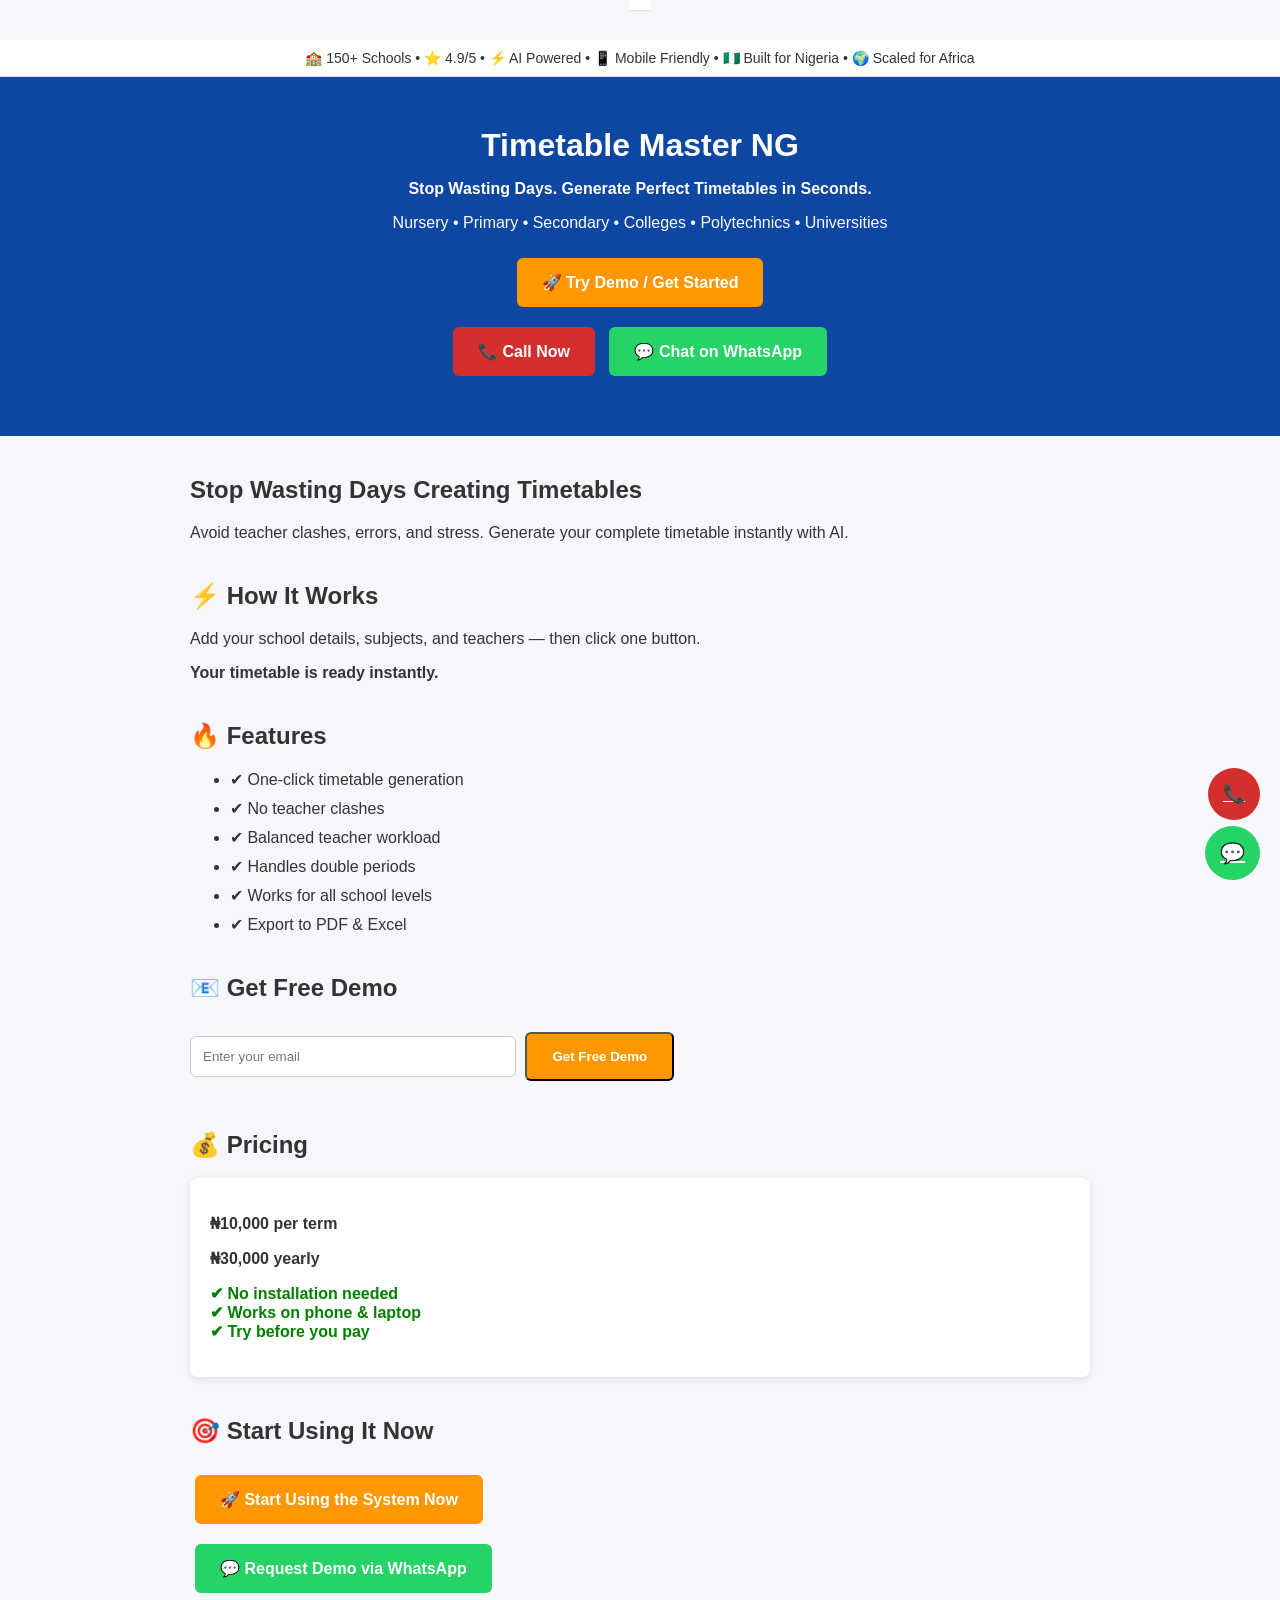
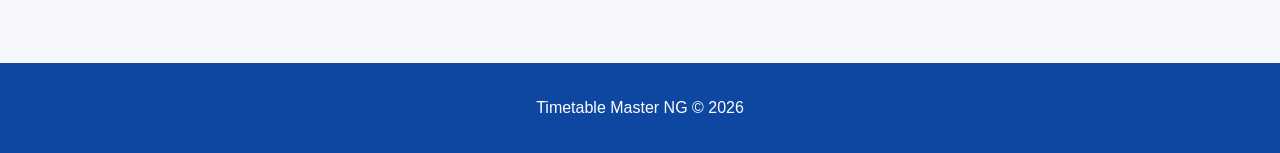
<file: index.html>
<!DOCTYPE html>
<html lang="en">
<head>
<meta charset="UTF-8">
<meta name="viewport" content="width=device-width, initial-scale=1.0">
<title>Timetable Master NG</title>

<style>
body {
  margin: 0;
  padding-top: 40px; /* space for translator */
  font-family: Arial, sans-serif;
  background: #f5f7fa;
  color: #333;
}

/* HEADER */
header {
  background: #0d47a1;
  color: white;
  padding: 50px 20px;
  text-align: center;
}

/* TRUST BAR FIXED */
.trust-bar {
  background: white;
  padding: 10px;
  text-align: center;
  font-size: 14px;
  border-bottom: 1px solid #ddd;
  }

@media (max-width: 600px) {
  .trust-bar {
    margin-top: 80px;
  }
}

/* GOOGLE TRANSLATE - FIXED TOP CENTER */
#google_translate_element {
  position: fixed;
  top: 0;
  left: 50%;
  transform: translateX(-50%);
  background: white;
  padding: 5px 10px;
  z-index: 1000;
  border-bottom: 1px solid #ddd;
}

/* GENERAL */
.container {
  padding: 20px;
  max-width: 900px;
  margin: auto;
}

.section {
  margin-bottom: 40px;
}

h1 {
  margin: 0;
  font-size: 32px;
}

/* BUTTONS */
.btn {
  display: inline-block;
  padding: 15px 25px;
  margin: 10px 5px;
  text-decoration: none;
  color: white;
  border-radius: 6px;
  font-weight: bold;
}

.call-btn { background: #d32f2f; }
.whatsapp-btn { background: #25D366; }
.main-btn { background: #ff9800; }

/* FEATURES */
.features li {
  margin: 10px 0;
}

/* PRICE BOX */
.price-box {
  background: white;
  padding: 20px;
  border-radius: 8px;
  box-shadow: 0 2px 8px rgba(0,0,0,0.1);
}

.trust {
  color: green;
  font-weight: bold;
  margin-top: 10px;
}

/* FLOATING BUTTONS */
.float-whatsapp {
  position: fixed;
  bottom: 20px;
  right: 20px;
  background: #25D366;
  color: white;
  padding: 15px;
  border-radius: 50%;
  font-size: 20px;
  z-index: 1000;
}

.float-call {
  position: fixed;
  bottom: 80px;
  right: 20px;
  background: #d32f2f;
  color: white;
  padding: 15px;
  border-radius: 50%;
  font-size: 18px;
  z-index: 1000;
}

/* EMAIL FORM */
input {
  padding: 12px;
  width: 60%;
  max-width: 300px;
  border-radius: 6px;
  border: 1px solid #ccc;
}

/* FOOTER */
footer {
  background: #0d47a1;
  color: white;
  text-align: center;
  padding: 20px;
}
</style>
</head>

<body>

<!-- GOOGLE TRANSLATE -->
<div id="google_translate_element"></div>

<!-- TRUST BAR -->
<div class="trust-bar">
  🏫 150+ Schools • ⭐ 4.9/5 • ⚡ AI Powered • 📱 Mobile Friendly • 🇳🇬 Built for Nigeria • 🌍 Scaled for Africa
</div>

<header>
  <h1>Timetable Master NG</h1>

  <p><strong>Stop Wasting Days. Generate Perfect Timetables in Seconds.</strong></p>

  <p>Nursery • Primary • Secondary • Colleges • Polytechnics • Universities</p>

  <a href="login.html" class="btn main-btn">
    🚀 Try Demo / Get Started
  </a>

  <br>

  <a href="tel:+2347017325115" class="btn call-btn">📞 Call Now</a>
  <a href="https://wa.me/2347017325115" class="btn whatsapp-btn">💬 Chat on WhatsApp</a>
</header>

<div class="container">

  <div class="section">
    <h2>Stop Wasting Days Creating Timetables</h2>
    <p>
      Avoid teacher clashes, errors, and stress. Generate your complete timetable instantly with AI.
    </p>
  </div>

  <div class="section">
    <h2>⚡ How It Works</h2>
    <p>Add your school details, subjects, and teachers — then click one button.</p>
    <p><strong>Your timetable is ready instantly.</strong></p>
  </div>

  <div class="section">
    <h2>🔥 Features</h2>
    <ul class="features">
      <li>✔ One-click timetable generation</li>
      <li>✔ No teacher clashes</li>
      <li>✔ Balanced teacher workload</li>
      <li>✔ Handles double periods</li>
      <li>✔ Works for all school levels</li>
      <li>✔ Export to PDF & Excel</li>
    </ul>
  </div>

  <!-- EMAIL CAPTURE -->
  <div class="section">
    <h2>📧 Get Free Demo</h2>
    <form>
      <input type="email" placeholder="Enter your email" required>
      <button class="btn main-btn">Get Free Demo</button>
    </form>
  </div>

  <div class="section">
    <h2>💰 Pricing</h2>
    <div class="price-box">
      <p><strong class="currency">₦10,000 per term</strong></p>
      <p><strong class="currency">₦30,000 yearly</strong></p>

      <p class="trust">
        ✔ No installation needed <br>
        ✔ Works on phone & laptop <br>
        ✔ Try before you pay
      </p>
    </div>
  </div>

  <div class="section">
    <h2>🎯 Start Using It Now</h2>

    <a href="login.html" class="btn main-btn">
      🚀 Start Using the System Now
    </a>

    <br>

    <a href="https://wa.me/2347017325115?text=I%20want%20a%20demo" class="btn whatsapp-btn">
      💬 Request Demo via WhatsApp
    </a>
  </div>

</div>

<footer>
  <p>Timetable Master NG © 2026</p>
</footer>

<!-- FLOATING BUTTONS -->
<a href="https://wa.me/2347017325115" class="float-whatsapp">💬</a>
<a href="tel:+2347017325115" class="float-call">📞</a>

<!-- GOOGLE TRANSLATE SCRIPT -->
<script>
function googleTranslateElementInit() {
  new google.translate.TranslateElement({
    pageLanguage: 'en',
    includedLanguages: 'en,fr,ha,yo,ig,sw'
  }, 'google_translate_element');
}
</script>
<script src="//translate.google.com/translate_a/element.js?cb=googleTranslateElementInit"></script>

<!-- CURRENCY DETECTION -->
<script>
async function detectCurrency() {
  try {
    const res = await fetch("https://ipapi.co/json/");
    const data = await res.json();

    const map = {
      NG: "₦",
      US: "$",
      GH: "₵",
      KE: "KSh",
      ZA: "R"
    };

    const symbol = map[data.country_code] || "$";

    document.querySelectorAll(".currency").forEach(el => {
      el.innerText = el.innerText.replace("₦", symbol);
    });

  } catch (e) {}
}
detectCurrency();
</script>

</body>
</html>
</file>
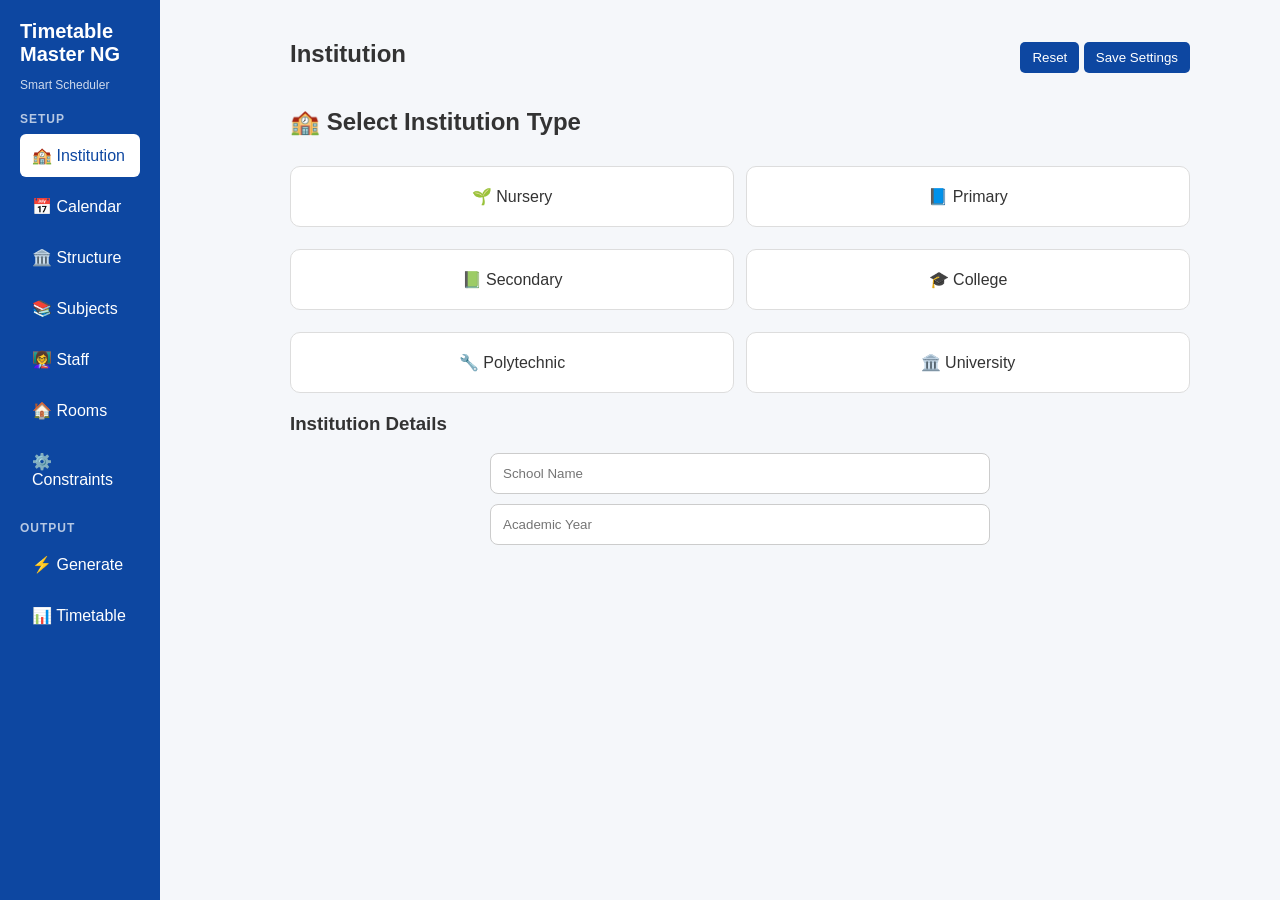
<file: dashboard.html>
<!DOCTYPE html>
<html lang="en">
<head>
<meta charset="UTF-8">
<meta name="viewport" content="width=device-width, initial-scale=1.0">
<title>Timetable Master NG Dashboard</title>

<link rel="stylesheet" href="assets/css/dashboard.css">
</head>

<body>

<div class="app">

  <!-- SIDEBAR -->
  <div class="sidebar">

    <div class="logo">
      <h2>Timetable Master NG</h2>
      <p>Smart Scheduler</p>
    </div>

    <div class="nav-section">SETUP</div>

    <div class="nav-item active" onclick="nav('institution', this)">🏫 Institution</div>
    <div class="nav-item" onclick="nav('calendar', this)">📅 Calendar</div>
    <div class="nav-item" onclick="nav('structure', this)">🏛️ Structure</div>
    <div class="nav-item" onclick="nav('subjects', this)">📚 Subjects</div>
    <div class="nav-item" onclick="nav('staff', this)">👩‍🏫 Staff</div>
    <div class="nav-item" onclick="nav('rooms', this)">🏠 Rooms</div>
    <div class="nav-item" onclick="nav('constraints', this)">⚙️ Constraints</div>

    <div class="nav-section">OUTPUT</div>

    <div class="nav-item" onclick="nav('generate', this)">⚡ Generate</div>
    <div class="nav-item" onclick="nav('timetable', this)">📊 Timetable</div>

  </div>

  <!-- MAIN -->
  <div class="main">

    <!-- TOPBAR -->
    <div class="topbar">
      <h2 id="page-title">Institution</h2>

      <div>
        <button onclick="resetAll()">Reset</button>
        <button onclick="saveSettings()">Save Settings</button>
      </div>
    </div>

    <!-- CONTENT -->
    <div class="content">

      <!-- ===================== -->
      <!-- INSTITUTION -->
      <!-- ===================== -->
      <div class="page active" id="page-institution">

        <h2>🏫 Select Institution Type</h2>

        <div class="inst-grid">

          <div class="card" onclick="setInstitution('Nursery')">🌱 Nursery</div>
          <div class="card" onclick="setInstitution('Primary')">📘 Primary</div>
          <div class="card" onclick="setInstitution('Secondary')">📗 Secondary</div>
          <div class="card" onclick="setInstitution('College')">🎓 College</div>
          <div class="card" onclick="setInstitution('Polytechnic')">🔧 Polytechnic</div>
          <div class="card" onclick="setInstitution('University')">🏛️ University</div>

        </div>

        <h3 style="margin-top:20px;">Institution Details</h3>

        <input type="text" placeholder="School Name">
        <input type="text" placeholder="Academic Year">

      </div>

      <!-- ===================== -->
      <!-- CALENDAR -->
      <!-- ===================== -->
      <div class="page" id="page-calendar">

        <h2>📅 Calendar & Time Setup</h2>

        <div class="card">

          <label>Start Time</label>
          <input type="time" id="start-time" onchange="saveCalendar()">

          <label>End Time</label>
          <input type="time" id="end-time" onchange="saveCalendar()">

          <label>Period Duration (minutes)</label>
          <input type="number" id="period-duration" placeholder="e.g 40" onchange="saveCalendar()">

          <label>Break Duration (minutes)</label>
          <input type="number" id="break-duration" placeholder="e.g 20" onchange="saveCalendar()">

          <label>Days of Operation</label>

          <div class="days-group">

            <label class="day-item">
              <input type="checkbox" value="Monday" onchange="saveCalendar()">
              <span>Monday</span>
            </label>

            <label class="day-item">
              <input type="checkbox" value="Tuesday" onchange="saveCalendar()">
              <span>Tuesday</span>
            </label>

            <label class="day-item">
              <input type="checkbox" value="Wednesday" onchange="saveCalendar()">
              <span>Wednesday</span>
            </label>

            <label class="day-item">
              <input type="checkbox" value="Thursday" onchange="saveCalendar()">
              <span>Thursday</span>
            </label>

            <label class="day-item">
              <input type="checkbox" value="Friday" onchange="saveCalendar()">
              <span>Friday</span>
            </label>

          </div>

        </div>

      </div>

      <!-- ===================== -->
      <!-- STRUCTURE -->
      <!-- ===================== -->
      <div class="page" id="page-structure">

        <h2>🏛️ Academic Structure</h2>

        <div class="card">
          <h3 id="inst-type-display"></h3>
          <div id="structure-form"></div>
        </div>

        <div id="class-list" style="margin-top:15px;"></div>

      </div>

      <!-- ===================== -->
      <!-- SUBJECTS -->
      <!-- ===================== -->
      <div class="page" id="page-subjects">

        <h2>Subjects</h2>

        <div id="subj-list"></div>

        <input type="text" id="new-subj" placeholder="Subject">
        <input type="number" id="new-subj-periods" placeholder="Periods">
        <button onclick="addSubject()">Add Subject</button>

      </div>

      <!-- ===================== -->
      <!-- STAFF -->
      <!-- ===================== -->
      <div class="page" id="page-staff">

        <h2>Staff</h2>

        <div id="staff-list"></div>

        <input type="text" id="new-staff" placeholder="Teacher Name">
        <button onclick="addStaff()">Add Staff</button>

      </div>

      <!-- ===================== -->
      <!-- ROOMS -->
      <!-- ===================== -->
      <div class="page" id="page-rooms">

        <h2>Rooms</h2>

        <div id="room-list"></div>

        <input type="text" id="new-room" placeholder="Room Name">
        <button onclick="addRoom()">Add Room</button>

      </div>

      <!-- ===================== -->
      <!-- CONSTRAINTS -->
      <!-- ===================== -->
      <div class="page" id="page-constraints">
        <h2>Constraints</h2>
        <p>Coming soon...</p>
      </div>

      <!-- ===================== -->
      <!-- GENERATE -->
      <!-- ===================== -->
      <div class="page" id="page-generate">
        <h2>Generate Timetable</h2>
        <button onclick="generateTimetable()">Generate</button>
      </div>

      <!-- ===================== -->
      <!-- TIMETABLE -->
      <!-- ===================== -->
      <div class="page" id="page-timetable">

        <h2>Timetable</h2>

        <button onclick="doExport('pdf')">Export PDF</button>
        <button onclick="doExport('excel')">Export Excel</button>

        <table id="tt-table"></table>

      </div>

    </div>
  </div>

</div>

<!-- SCRIPT -->
<script src="assets/js/app.js"></script>

</body>
</html>
</file>
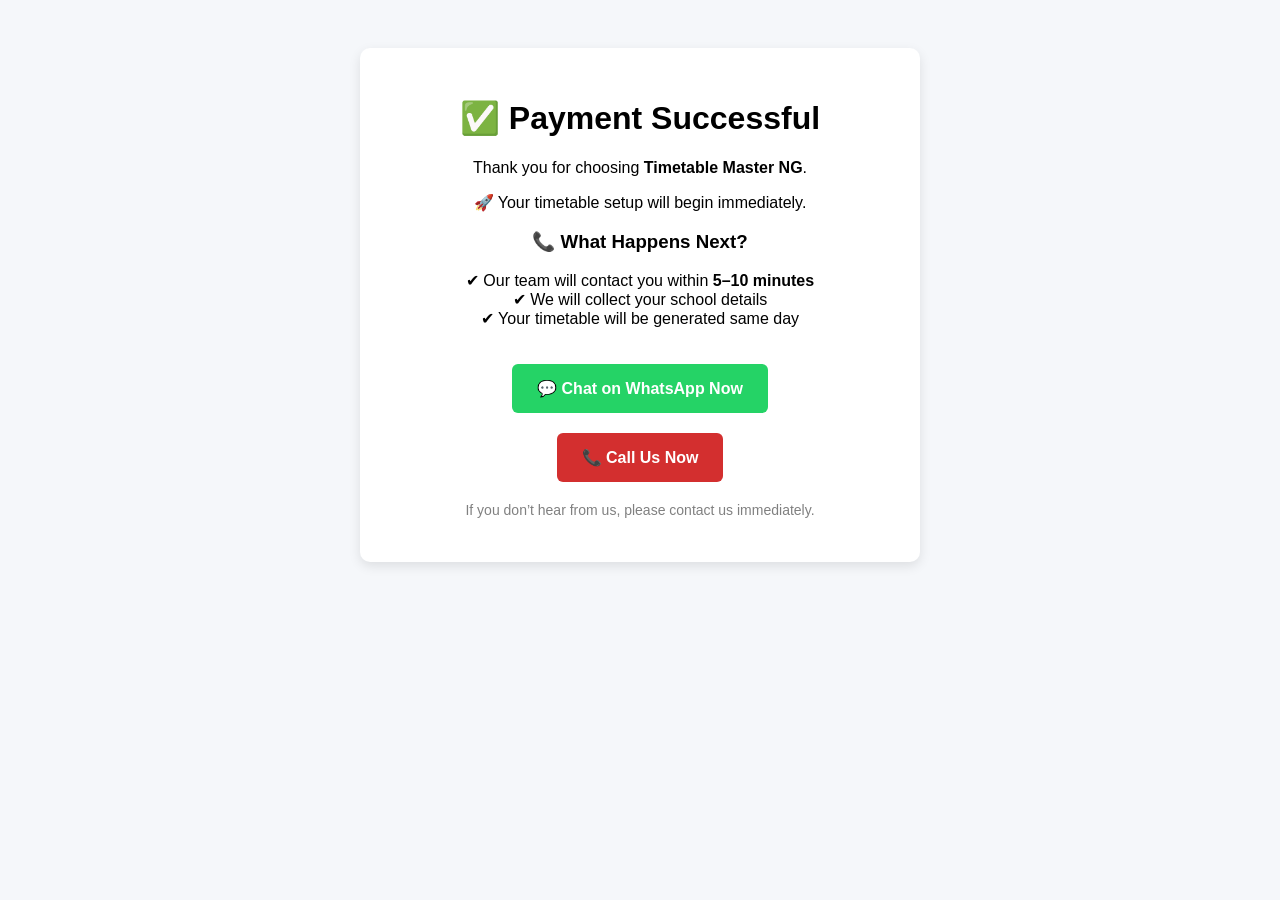
<file: thankyou.html>
<!DOCTYPE html>
<html lang="en">
<head>
<meta charset="UTF-8">
<meta name="viewport" content="width=device-width, initial-scale=1.0">
<title>Payment Successful</title>

<style>
body {
  font-family: Arial;
  text-align: center;
  background: #f5f7fa;
  padding: 40px;
}

.box {
  background: white;
  padding: 30px;
  border-radius: 10px;
  max-width: 500px;
  margin: auto;
  box-shadow: 0 4px 12px rgba(0,0,0,0.1);
}

.btn {
  display: inline-block;
  margin-top: 20px;
  padding: 15px 25px;
  text-decoration: none;
  color: white;
  border-radius: 6px;
  font-weight: bold;
}

.whatsapp { background: #25D366; }
.call { background: #d32f2f; }
</style>
</head>

<body>

<div class="box">

<h1>✅ Payment Successful</h1>

<p>Thank you for choosing <strong>Timetable Master NG</strong>.</p>

<p>🚀 Your timetable setup will begin immediately.</p>

<h3>📞 What Happens Next?</h3>

<p>
✔ Our team will contact you within <strong>5–10 minutes</strong><br>
✔ We will collect your school details<br>
✔ Your timetable will be generated same day
</p>

<a href="https://wa.me/YOUR_WHATSAPP_NUMBER?text=I%20just%20made%20payment%20for%20timetable" class="btn whatsapp">
💬 Chat on WhatsApp Now
</a>

<br>

<a href="tel:YOUR_PHONE_NUMBER" class="btn call">
📞 Call Us Now
</a>

<p style="margin-top:20px; font-size:14px; color:gray;">
If you don’t hear from us, please contact us immediately.
</p>

</div>

</body>
</html>
</file>
<file: assets/css/dashboard.css>
/* =======================
   MOBILE FIX
======================= */
@media (max-width: 768px) {
  .sidebar {
    width: 140px;
    padding: 15px 10px;
  }

  .main {
    margin-left: 140px;
    width: calc(100% - 140px);
    padding: 15px;
  }

  .logo h2 {
    font-size: 16px;
  }

  .logo p {
    font-size: 10px;
  }

  .nav-item {
    font-size: 13px;
    padding: 10px;
  }
}

/* =======================
   GLOBAL
======================= */
body {
  margin: 0;
  font-family: Arial, sans-serif;
  background: #f5f7fa;
  color: #333;
}

.app {
  display: flex;
}

/* =======================
   SIDEBAR
======================= */
.sidebar {
  width: 120px; /* reduced from 240 */
  background: #0d47a1;
  color: white;
  height: 100vh;
  position: fixed;
  padding: 20px;
}

.logo h2 {
  margin: 0;
  font-size: 20px;
}

.logo p {
  font-size: 12px;
  opacity: 0.8;
}

/* SECTION TITLES */
.nav-section {
  margin-top: 20px;
  font-size: 12px;
  color: rgba(255,255,255,0.7);
  font-weight: 600;
  letter-spacing: 1px;
}

/* NAV ITEMS */
.nav-item {
  padding: 12px;
  margin-top: 8px;
  border-radius: 6px;
  cursor: pointer;
  transition: 0.2s;
}

.nav-item:hover {
  background: rgba(255,255,255,0.1);
}

.nav-item.active {
  background: white;
  color: #0d47a1;
}

/* =======================
   MAIN LAYOUT
======================= */
.main {
  margin-left: 200px; /* MUST match sidebar width */
  padding: 20px;
  width: calc(100% - 200px);
  box-sizing: border-box;
}

/* =======================
   TOPBAR
======================= */
.topbar {
  display: flex;
  justify-content: space-between;
  align-items: center;
  max-width: 900px;
  margin: 0 auto;
}
.topbar button {
  padding: 8px 12px;
  border: none;
  background: #0d47a1;
  color: white;
  border-radius: 5px;
  cursor: pointer;
}

.topbar button:hover {
  opacity: 0.9;
}

/* =======================
   CONTENT
======================= */
.content {
  margin-top: 20px;
  max-width: 900px;
  margin-left: auto;
  margin-right: auto;
}

/* PAGES */
.page {
  display: none;
}

.page.active {
  display: block;
}

/* =======================
   CARD
======================= */
.card {
  background: white;
  padding: 20px;
  border-radius: 10px;
  border: 1px solid #ddd;
  margin-top: 10px;
}

/* =======================
   INSTITUTION GRID
======================= */
.inst-grid {
  display: grid;
  grid-template-columns: repeat(2, 1fr);
  gap: 12px;
  margin-top: 10px;
}

/* CARD BUTTON STYLE */
.inst-grid .card {
  text-align: center;
  cursor: pointer;
  transition: 0.2s;
}

.inst-grid .card:hover {
  border: 2px solid #0d47a1;
}
/* FORM CONTAINER */
.form-group {
  max-width: 500px;
  margin: 0 auto;
}
/* INPUT FIELDS */
input,
select {
  width: 100%;
  max-width: 500px;
  display: block;
  margin: 10px auto;
  padding: 12px;
  border-radius: 8px;
  border: 1px solid #ccc;
  box-sizing: border-box;

}

/* BUTTONS INSIDE FORMS */
.form-group button {
  display: block;
  margin: 10px auto;
}
/* =======================
   BUTTONS
======================= */
button {
  padding: 10px 14px;
  margin-top: 8px;
  border: none;
  background: #0d47a1;
  color: white;
  border-radius: 6px;
  cursor: pointer;
}

button:hover {
  opacity: 0.9;
}

/* =======================
   LIST ITEMS (Subjects, Staff, Rooms, Classes)
======================= */
.item-row {
  background: white;
  padding: 10px;
  margin-top: 6px;
  border-radius: 6px;
  display: flex;
  justify-content: space-between;
  align-items: center;
  border: 1px solid #ddd;
}

.item-row button {
  background: red;
  padding: 4px 8px;
  font-size: 12px;
}

/* =======================
   CALENDAR DAYS
======================= */
.days-group {
  margin-top: 10px;
}

.day-item {
  display: flex;
  align-items: center;
  gap: 10px;
  margin: 8px 0;
  font-size: 14px;
}

.day-item input {
  width: 18px;
  height: 18px;
  cursor: pointer;
}

.day-item:hover {
  background: rgba(0,0,0,0.03);
  padding: 6px;
  border-radius: 6px;
}

/* =======================
   TABLE (TIMETABLE)
======================= */
table {
  width: 100%;
  border-collapse: collapse;
  margin-top: 20px;
}

th, td {
  border: 1px solid #ddd;
  padding: 10px;
  text-align: center;
}

th {
  background: #0d47a1;
  color: white;
}
</file>
